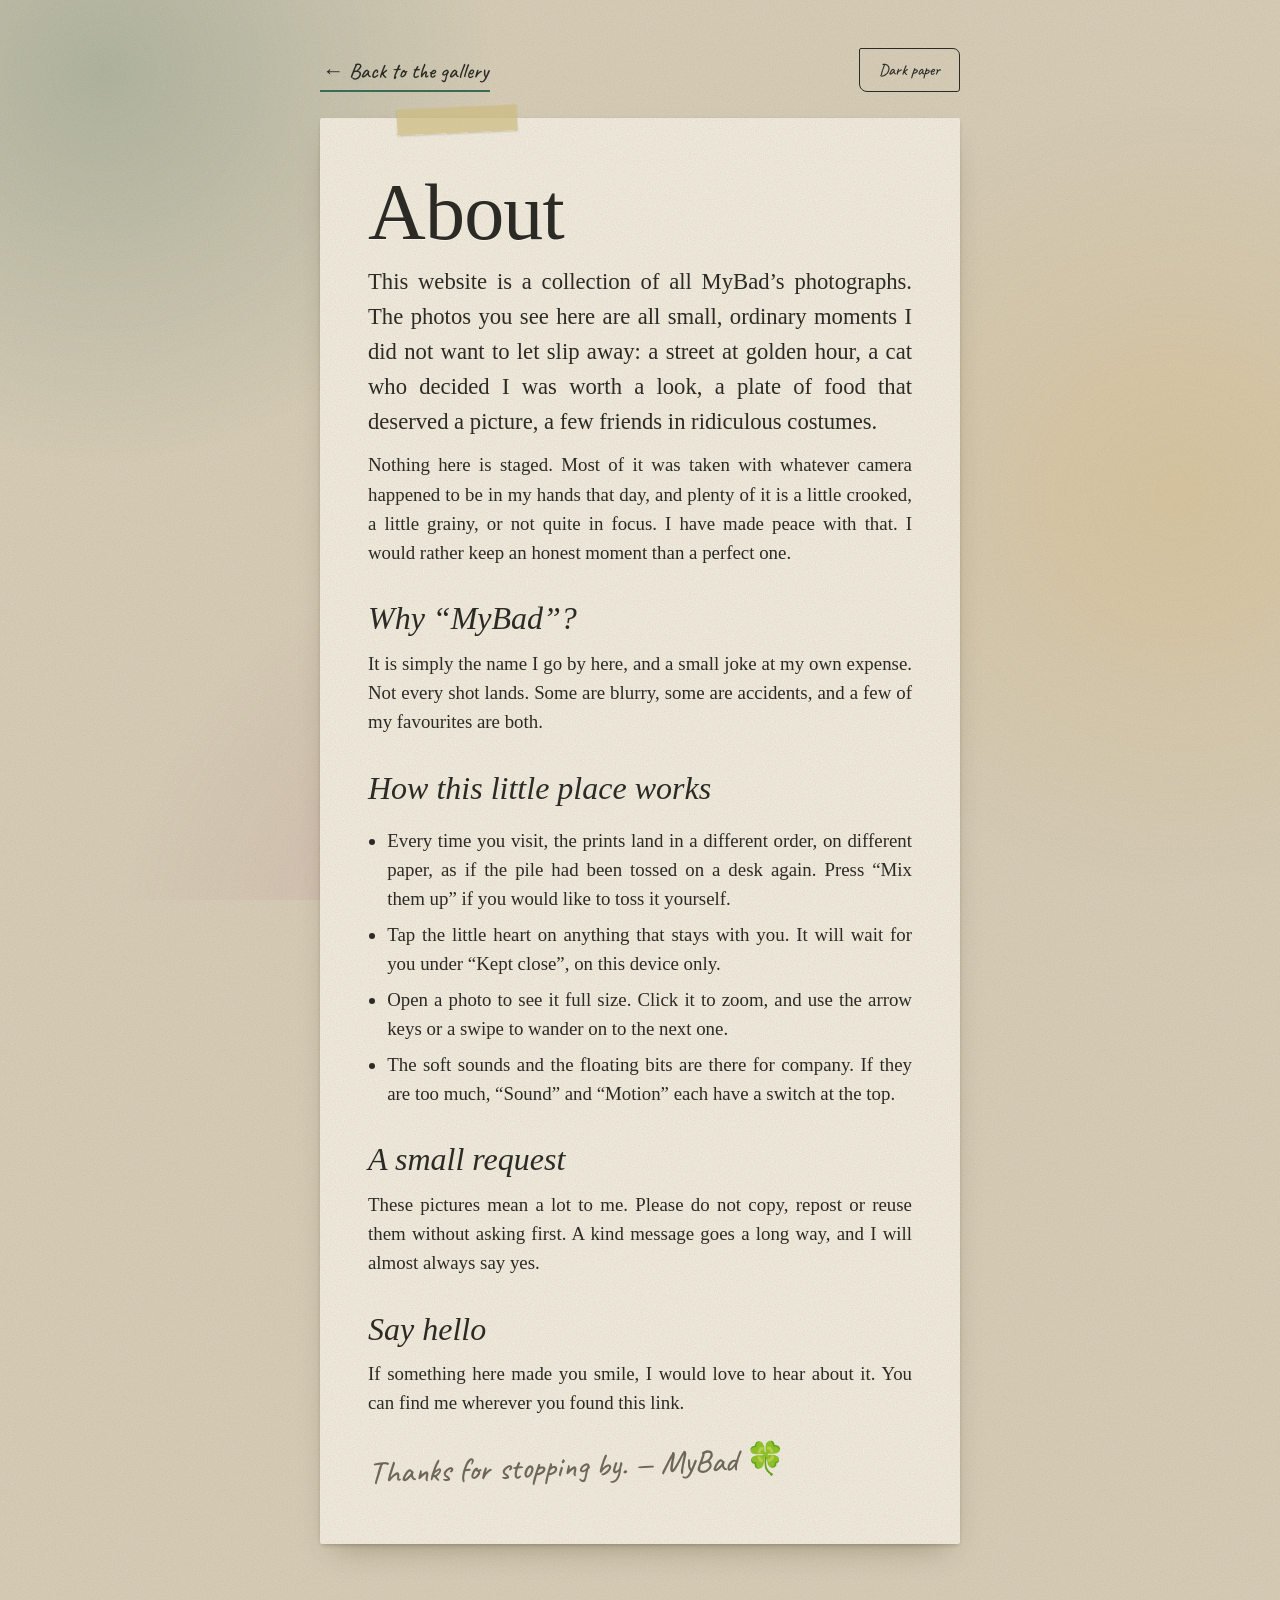
<file: about.html>
<!DOCTYPE html>
<html lang="en">
<head>
<meta charset="utf-8">
<meta name="viewport" content="width=device-width, initial-scale=1, viewport-fit=cover">
<title>About · MyBad_🍀 Gallery</title>
<meta name="description" content="About MyBad_🍀 Gallery: where these photographs come from and how this little place works.">
<meta name="theme-color" content="#d9d0bb">
<link rel="icon" href="data:image/svg+xml,%3Csvg xmlns='http://www.w3.org/2000/svg' viewBox='0 0 100 100'%3E%3Ctext y='.9em' font-size='90'%3E🍀%3C/text%3E%3C/svg%3E">
<link rel="stylesheet" href="https://fonts.googleapis.com/css2?family=Caveat:wght@500;600&family=IM+Fell+English:ital@0;1&family=Kalam&family=Reenie+Beanie&display=swap">
<script>try{var t=localStorage.getItem('pg-theme');if(t==='light'||t==='dark')document.documentElement.dataset.theme=t}catch(e){}</script>
<link rel="stylesheet" href="css/tokens.css"><link rel="stylesheet" href="css/layout.css"><link rel="stylesheet" href="css/effects.css"><link rel="stylesheet" href="css/about.css">
</head>
<body>
<div class="wash" aria-hidden="true"><i></i><i></i><i></i></div>
<div class="fireflies" aria-hidden="true"></div>
<div class="drift" aria-hidden="true"></div>
<div class="wrap about">
  <div class="topbar"><a class="back" href="index.html">← Back to the gallery</a><button class="btn" id="themeBtn" type="button">Dark paper</button></div>
  <article class="paper">
<!--ABOUT-->
    <h1>About</h1>
    <p class="lead">This website is a collection of all MyBad’s photographs. The photos you see here are all small, ordinary moments I did not want to let slip away: a street at golden hour, a cat who decided I was worth a look, a plate of food that deserved a picture, a few friends in ridiculous costumes.</p>
    <p>Nothing here is staged. Most of it was taken with whatever camera happened to be in my hands that day, and plenty of it is a little crooked, a little grainy, or not quite in focus. I have made peace with that. I would rather keep an honest moment than a perfect one.</p>
    <h2>Why “MyBad”?</h2>
    <p>It is simply the name I go by here, and a small joke at my own expense. Not every shot lands. Some are blurry, some are accidents, and a few of my favourites are both.</p>
    <h2>How this little place works</h2>
    <ul>
      <li>Every time you visit, the prints land in a different order, on different paper, as if the pile had been tossed on a desk again. Press “Mix them up” if you would like to toss it yourself.</li>
      <li>Tap the little heart on anything that stays with you. It will wait for you under “Kept close”, on this device only.</li>
      <li>Open a photo to see it full size. Click it to zoom, and use the arrow keys or a swipe to wander on to the next one.</li>
      <li>The soft sounds and the floating bits are there for company. If they are too much, “Sound” and “Motion” each have a switch at the top.</li>
    </ul>
    <h2>A small request</h2>
    <p>These pictures mean a lot to me. Please do not copy, repost or reuse them without asking first. A kind message goes a long way, and I will almost always say yes.</p>
    <h2>Say hello</h2>
    <!-- Add your email or a social link here, for example: <p>You can reach me at <a href="mailto:you@example.com">you@example.com</a>.</p> -->
    <p>If something here made you smile, I would love to hear about it. You can find me wherever you found this link.</p>
    <p class="sign">Thanks for stopping by. — MyBad 🍀</p>
<!--/ABOUT-->
  </article>
</div>
<script src="js/config.js"></script><script src="js/text.js"></script><script src="js/util.js"></script><script src="js/audio.js"></script><script src="js/effects.js"></script><script src="js/about.js"></script>
</body>
</html>
</file>
<file: css/tokens.css>
/* ============================================================================
   tokens.css  -  colours, fonts, themes and base resets
   Change the variables here to restyle the whole site (light AND dark paper).
   ============================================================================ */
:root{
  /* light paper */
  --desk:#d9d0bb; --sheet:#f4efe2; --print:#fbf8ef; --ink:#2c2a25; --soft:#6d675a; --accent:#3d6a56;
  --tape:rgba(205,188,128,.72); --shadow:rgba(52,40,18,.38); --veil:rgba(217,208,187,.96);
  --emboss:0 1px 0 rgba(255,255,255,.55);
  --capc:#3a372f; --hbg:rgba(251,248,239,.92); --imgbg:#d9d2c0; --film:#1b1813; --ccm:100%;
  /* print paper tints: every print picks one of these at random */
  --p0:#fbf8ef; --p1:#f6f0e0; --p2:#efe6d0; --p3:#f3f1ec; --p4:#e9e2cf; --p5:#fdfaf2;
  --p6:#f1e9dc; --p7:#ece8dd; --p8:#f7efd9; --p9:#f4e6e2; --p10:#e6eee3; --p11:#e5eaee;
  --ln:color-mix(in srgb,var(--ink) 13%,transparent);
  --tex:none; --pc:var(--print); --cm:1;
  --grain:url("data:image/svg+xml,%3Csvg xmlns='http://www.w3.org/2000/svg' width='220' height='220'%3E%3Cfilter id='n'%3E%3CfeTurbulence type='fractalNoise' baseFrequency='.85' numOctaves='3' stitchTiles='stitch'/%3E%3CfeColorMatrix values='0 0 0 0 .3 0 0 0 0 .24 0 0 0 0 .15 0 0 0 .2 0'/%3E%3C/filter%3E%3Crect width='100%25' height='100%25' filter='url(%23n)'/%3E%3C/svg%3E");
  --serif:"IM Fell English",Georgia,"Times New Roman",serif;
  --hand:Caveat,"Bradley Hand","Segoe Print","Comic Sans MS",cursive;
  --ease:cubic-bezier(.22,1,.36,1);
  color-scheme:light; box-sizing:border-box;
  padding-top:env(safe-area-inset-top,0px); padding-bottom:env(safe-area-inset-bottom,0px);
}
/* dark paper: follows the device unless the visitor picked a theme */
@media (prefers-color-scheme:dark){
  :root:not([data-theme="light"]){
    --desk:#12100c;--sheet:#221e18;--print:#cdc4ae;--ink:#ece4d1;--soft:#a79f8b;--accent:#8fc4a8;--tape:rgba(190,170,110,.5);--shadow:rgba(0,0,0,.75);--veil:rgba(14,12,9,.96);--emboss:0 -1px 0 rgba(0,0,0,.5);
    --capc:#2e2b24;--hbg:rgba(205,196,174,.92);--imgbg:#2a2620;--film:#0b0a08;--ccm:60%;
    --p0:#cdc4ae;--p1:#c7bda6;--p2:#c0b59a;--p3:#c8c6bc;--p4:#b9af98;--p5:#d1cab6;--p6:#c4bba8;--p7:#bebbaf;--p8:#cfc4a6;--p9:#cdbdb6;--p10:#bfc9b8;--p11:#bcc4ca;
    --grain:url("data:image/svg+xml,%3Csvg xmlns='http://www.w3.org/2000/svg' width='220' height='220'%3E%3Cfilter id='n'%3E%3CfeTurbulence type='fractalNoise' baseFrequency='.85' numOctaves='3' stitchTiles='stitch'/%3E%3CfeColorMatrix values='0 0 0 0 .95 0 0 0 0 .9 0 0 0 0 .8 0 0 0 .09 0'/%3E%3C/filter%3E%3Crect width='100%25' height='100%25' filter='url(%23n)'/%3E%3C/svg%3E");color-scheme:dark
  }
}
:root[data-theme="dark"]{
    --desk:#12100c;--sheet:#221e18;--print:#cdc4ae;--ink:#ece4d1;--soft:#a79f8b;--accent:#8fc4a8;--tape:rgba(190,170,110,.5);--shadow:rgba(0,0,0,.75);--veil:rgba(14,12,9,.96);--emboss:0 -1px 0 rgba(0,0,0,.5);
    --capc:#2e2b24;--hbg:rgba(205,196,174,.92);--imgbg:#2a2620;--film:#0b0a08;--ccm:60%;
    --p0:#cdc4ae;--p1:#c7bda6;--p2:#c0b59a;--p3:#c8c6bc;--p4:#b9af98;--p5:#d1cab6;--p6:#c4bba8;--p7:#bebbaf;--p8:#cfc4a6;--p9:#cdbdb6;--p10:#bfc9b8;--p11:#bcc4ca;
    --grain:url("data:image/svg+xml,%3Csvg xmlns='http://www.w3.org/2000/svg' width='220' height='220'%3E%3Cfilter id='n'%3E%3CfeTurbulence type='fractalNoise' baseFrequency='.85' numOctaves='3' stitchTiles='stitch'/%3E%3CfeColorMatrix values='0 0 0 0 .95 0 0 0 0 .9 0 0 0 0 .8 0 0 0 .09 0'/%3E%3C/filter%3E%3Crect width='100%25' height='100%25' filter='url(%23n)'/%3E%3C/svg%3E");color-scheme:dark
}
@media (max-width:560px){:root{--cm:.82}}

/* ---------- base ---------- */
html{scroll-padding-top:env(safe-area-inset-top,0px);scrollbar-width:none;-ms-overflow-style:none}
html::-webkit-scrollbar,body::-webkit-scrollbar{display:none}
html,body{overflow-x:clip}
*,*::before,*::after{box-sizing:inherit}
[hidden]{display:none!important}
body{
  margin:0;min-height:100vh;color:var(--ink);
  font:clamp(1rem,.95rem + .3vw,1.18rem)/1.55 var(--serif);
  background-color:color-mix(in srgb,var(--desk) 88%,var(--tint,var(--desk)));
  background-image:var(--grain);
  transition:background-color .4s,color .4s;
}
::selection{background:var(--accent);color:var(--sheet)}
.vh{position:absolute;width:1px;height:1px;overflow:hidden;clip:rect(0 0 0 0);white-space:nowrap}
button:focus-visible,select:focus-visible,input:focus-visible,a:focus-visible{outline:2px solid var(--accent);outline-offset:3px}
/* photo deterrents: no dragging, selecting or long-press saving */
img{-webkit-user-drag:none;user-select:none;-webkit-touch-callout:none}
@media print{img,.print,.strip,.lbprint{display:none!important}}
</file>
<file: css/layout.css>
/* ============================================================================
   layout.css  -  page structure: header, buttons, tabs, sheets, footer, toast
   ============================================================================ */
.wrap{position:relative;z-index:1;max-width:1320px;margin:0 auto;padding:clamp(1rem,4vw,3rem)}
@media (min-width:1500px){.wrap{max-width:1500px}}
header{position:relative}

/* ---------- header ---------- */
.topbar{display:flex;justify-content:space-between;align-items:center;gap:1rem;font:500 1.35rem var(--hand);color:var(--soft);animation:rise .8s .2s both}
.topbar a{color:var(--ink);text-decoration:none;padding:.5rem .15rem;background:linear-gradient(var(--accent),var(--accent)) no-repeat 0 100%/100% 2px;transition:background-size .4s var(--ease),color .3s}
.topbar a:hover{background-size:100% 100%;color:var(--sheet)}
h1{font-weight:400;font-size:clamp(2.5rem,8vw,5rem);line-height:1;margin:1.2rem 0 .4rem;letter-spacing:-.01em;text-shadow:var(--emboss)}
h1 #ttl{display:inline-flex;flex-wrap:wrap}
.scribble{display:block;width:min(24rem,70%);height:auto;margin:-.2rem 0 .8rem;stroke:var(--accent);fill:none;stroke-width:3;stroke-linecap:round;stroke-dasharray:420;stroke-dashoffset:420;animation:draw 1.4s .9s ease forwards}
.stamp{position:absolute;top:2.6rem;right:0;width:7.5rem;opacity:.85;animation:turn 40s linear infinite}
.stamp text{font:600 13px var(--hand);fill:var(--soft)}
@media (max-width:820px){.stamp{display:none}}
.sub{font:500 1.6rem/1.2 var(--hand);color:var(--soft);margin:0 0 1.4rem;animation:rise .8s .5s both}
.hint{font:500 1.35rem/1.2 var(--hand);color:var(--soft);margin:-.6rem 0 1.4rem;animation:rise .8s .6s both}

/* ---------- buttons, search, tabs ---------- */
.actions{display:flex;gap:.8rem;flex-wrap:wrap;margin-bottom:1.8rem;animation:rise .8s .7s both}
.btn{font:inherit;font-size:1rem;min-height:44px;padding:.5rem 1.2rem;border:1.5px solid var(--ink);background:transparent;color:var(--ink);border-radius:2px 7px 3px 8px;cursor:pointer;transition:transform .45s var(--ease),background .3s,color .3s,box-shadow .45s var(--ease)}
.btn:hover:not(:disabled){transform:translateY(-3px) rotate(-.8deg);box-shadow:0 10px 16px -10px var(--shadow)}
.btn:active:not(:disabled){transform:scale(.94)}
.btn.primary{background:var(--ink);color:var(--sheet)}
.btn:disabled{opacity:.45;cursor:not-allowed}
.link{font:inherit;font-size:1rem;font-style:italic;background:none;border:0;padding:.6rem .2rem;color:var(--soft);text-decoration:underline;text-underline-offset:3px;cursor:pointer}
.link:hover{color:var(--ink)}
.find input{font:inherit;color:var(--ink);background:transparent;border:0;border-bottom:1.5px solid var(--ink);border-radius:0;padding:.5rem .1rem;min-height:44px;width:min(15rem,100%)}
.find input::placeholder{color:var(--soft);font-style:italic}
.tabs{display:flex;flex-wrap:wrap;gap:.6rem;margin-bottom:2rem}
.tab{font:inherit;min-height:40px;padding:.35rem 1rem;border:1.5px solid var(--ink);border-radius:999px;background:transparent;color:var(--ink);cursor:pointer;transition:transform .45s var(--ease),background .3s,color .3s}
.tab:hover{transform:translateY(-2px) rotate(-1deg)}
.tab[aria-pressed="true"]{background:var(--ink);color:var(--sheet)}

/* ---------- sheets (one per section) ---------- */
.sheet{
  position:relative;margin:0 0 2.6rem;padding:clamp(1.1rem,3vw,2.6rem) clamp(1.1rem,3vw,2.6rem) calc(clamp(1.1rem,3vw,2.6rem) + 2.8rem);border-radius:2px;   /* extra room at the bottom for the stickers */
  background-color:color-mix(in srgb,var(--sheet) 93%,var(--tint,var(--sheet)));background-image:var(--grain);
  box-shadow:0 1px 0 rgba(255,255,255,.25) inset,0 14px 30px -14px var(--shadow),0 2px 5px -2px var(--shadow);
  animation:rise .75s cubic-bezier(.2,.8,.2,1) both;animation-delay:calc(var(--n,0)*90ms);
}
/* a different paper for every section, every visit (set by js/skins.js) */
.sheet[data-paper="0"]{background-image:var(--grain);background-size:auto}
.sheet[data-paper="1"]{background-image:repeating-linear-gradient(transparent 0 33px,var(--ln) 33px 34px),var(--grain);background-size:auto}
.sheet[data-paper="2"]{background-image:radial-gradient(var(--ln) 1.2px,transparent 1.7px),var(--grain);background-size:24px 24px,auto}
.sheet[data-paper="3"]{background-image:linear-gradient(var(--ln) 1px,transparent 1px),linear-gradient(90deg,var(--ln) 1px,transparent 1px),var(--grain);background-size:28px 28px,28px 28px,auto}
.sheet[data-paper="4"]{background-image:repeating-linear-gradient(90deg,var(--ln) 0 1px,transparent 1px 38px),var(--grain);background-size:auto}
.sheet::before{content:attr(data-n);position:absolute;right:1.4rem;top:.1rem;font:600 clamp(4rem,10vw,8rem)/1 var(--hand);color:var(--ink);opacity:.06;pointer-events:none}
.sheet::after{content:"";position:absolute;top:-11px;left:7%;width:120px;height:26px;background:var(--tape);transform:rotate(-2.5deg);box-shadow:0 1px 2px rgba(0,0,0,.15);pointer-events:none}
.sheet:nth-child(even)::after{left:auto;right:8%;transform:rotate(2deg);background:repeating-linear-gradient(45deg,rgba(232,150,165,.75) 0 6px,rgba(255,255,255,.55) 6px 12px)}
.sticker{position:absolute;bottom:.9rem;z-index:2;line-height:1;rotate:var(--sr,0deg);pointer-events:none;filter:drop-shadow(0 2px 2px rgba(0,0,0,.25))}
.sh{display:flex;justify-content:space-between;align-items:flex-end;gap:1rem;flex-wrap:wrap;margin-bottom:1.2rem;padding-bottom:.8rem;border-bottom:1.5px dashed var(--soft)}
.sheet[data-head="r"] .sh{flex-direction:row-reverse;text-align:right}
.sheet[data-head="c"] .sh{flex-direction:column;align-items:center;text-align:center}
h2{display:inline;font-weight:400;font-style:italic;font-size:clamp(1.8rem,4.5vw,2.6rem);line-height:1.2;margin:0;
   background:linear-gradient(transparent 64%,color-mix(in srgb,var(--accent) 30%,transparent) 64%) no-repeat 0 0/0 100%;transition:background-size 1.1s var(--ease)}
.sheet.seen h2{background-size:100% 100%}
.note{font:500 1.45rem/1.2 var(--hand);color:var(--soft);margin:.2rem 0 0}
.shr{display:flex;gap:1.1rem;align-items:baseline;flex-wrap:wrap;color:var(--soft)}
.empty{font:500 1.5rem/1.3 var(--hand);color:var(--soft);margin:1rem 0}

/* ---------- footer, scroll rail, toast ---------- */
.foot{display:flex;flex-direction:column;align-items:center;gap:.2rem;font:500 1.3rem/1.3 var(--hand);color:var(--soft);text-align:center;padding:1rem 0 2rem}
.rail{position:fixed;right:8px;top:calc(env(safe-area-inset-top,0px) + 16px);bottom:calc(env(safe-area-inset-bottom,0px) + 16px);width:2px;z-index:3;pointer-events:none;opacity:.55;background:repeating-linear-gradient(var(--soft) 0 4px,transparent 4px 10px)}
.rail i{position:absolute;left:-9px;font-style:normal;font-size:1.3rem;line-height:1;top:calc((100% - 1.3rem)*var(--p,0))}
#toast{position:fixed;left:50%;bottom:0;transform:translate(-50%,20px);z-index:80;max-width:min(32rem,92vw);padding:.6rem 1.3rem calc(.6rem + env(safe-area-inset-bottom,0px));background:var(--ink);color:var(--sheet);border-radius:4px 4px 0 0;opacity:0;pointer-events:none;transition:opacity .2s,transform .2s;font:500 1.35rem var(--hand)}
#toast.on{opacity:1;transform:translate(-50%,0)}

/* ---------- phones ---------- */
@media (max-width:640px){
  .actions{display:grid;grid-template-columns:1fr 1fr}.actions .btn{flex:none}
  .find{grid-column:1/-1}.find input{width:100%}
  .sh{align-items:flex-start}
  .rail{display:none}
}
</file>
<file: css/effects.css>
/* ============================================================================
   effects.css  -  motion and atmosphere: title, washes, drifting bits, plane,
   film strip, intro curtain, fireflies. Everything here animates only
   transform / opacity, so it stays smooth on phones and old laptops.
   ============================================================================ */
@keyframes rise{from{opacity:0;transform:translateY(40px) rotate(.6deg)}to{opacity:1;transform:none}}
@keyframes fade{from{opacity:0}to{opacity:1}}
@keyframes lift{from{transform:scale(.95) rotate(-1.2deg);opacity:.4}to{transform:none;opacity:1}}
@keyframes drop{from{opacity:0;transform:translateY(-40px) rotate(-12deg)}to{opacity:1;transform:none}}
@keyframes hop{40%{transform:translateY(-.22em) rotate(-6deg) scale(1.1)}}
@keyframes sway{0%,100%{rotate:-8deg}50%{rotate:12deg}}
@keyframes spin{to{transform:rotate(720deg) scale(1.3)}}
@keyframes draw{to{stroke-dashoffset:0}}
@keyframes turn{to{transform:rotate(360deg)}}
@keyframes pop{40%{transform:scale(1.5)}}
@keyframes prog{to{transform:scaleX(1)}}

/* ---------- title letters ---------- */
.ch{display:inline-block;white-space:pre;animation:drop .7s cubic-bezier(.3,1.5,.5,1) both;animation-delay:calc(var(--k)*55ms)}
.ch.clv{cursor:pointer;animation:drop .7s cubic-bezier(.3,1.5,.5,1) both,sway 5s ease-in-out infinite;animation-delay:calc(var(--k)*55ms),1.2s}
.ch:hover{animation:hop .5s ease}
.ch.clv.spin{animation:spin .9s cubic-bezier(.3,1.4,.5,1)}

/* ---------- background: colour washes, drifting bits, fireflies (dark only) ---------- */
.wash{position:fixed;inset:0;z-index:0;pointer-events:none;overflow:hidden;opacity:.55}
.wash i{position:absolute;width:70vmax;height:70vmax;margin:-35vmax 0 0 -35vmax;border-radius:50%;will-change:transform;animation:blob 30s ease-in-out infinite alternate}
.wash i:nth-child(1){background:radial-gradient(circle,color-mix(in srgb,var(--w1,#3d6a56) 45%,transparent),transparent 62%);left:8vw;top:8vh}
.wash i:nth-child(2){background:radial-gradient(circle,color-mix(in srgb,var(--w2,#d6aa5a) 45%,transparent),transparent 62%);left:92vw;top:55vh;animation-delay:-10s}
.wash i:nth-child(3){background:radial-gradient(circle,color-mix(in srgb,var(--w3,#be6e82) 40%,transparent),transparent 62%);left:40vw;top:105vh;animation-delay:-20s}
@keyframes blob{to{transform:translate(8vmax,6vmax) scale(1.15)}}
@media (prefers-color-scheme:dark){:root:not([data-theme="light"]) .wash{opacity:.25}:root:not([data-theme="light"]) .fireflies{display:block}}
:root[data-theme="dark"] .wash{opacity:.25}
:root[data-theme="dark"] .fireflies{display:block}
.drift{position:fixed;inset:0;z-index:0;overflow:hidden;pointer-events:none}
.drift i{position:absolute;bottom:-12%;left:var(--x,10%);font-style:normal;font-size:var(--s,2rem);opacity:.15;animation:floatup var(--d,24s) linear infinite;animation-delay:var(--w,0s)}
@keyframes floatup{0%{transform:translateY(0) rotate(0)}50%{transform:translateY(-60vh) translateX(30px) rotate(160deg)}100%{transform:translateY(-120vh) translateX(-20px) rotate(320deg)}}
.fireflies{display:none;position:fixed;inset:0;z-index:0;pointer-events:none;overflow:hidden}
.fireflies i{position:absolute;left:var(--x);bottom:-2%;width:5px;height:5px;border-radius:50%;background:#f6e7a8;box-shadow:0 0 10px 3px rgba(246,231,168,.55);opacity:0;animation:glow var(--d,18s) ease-in-out infinite;animation-delay:var(--w,0s)}
@keyframes glow{0%{opacity:0;transform:translate(0,0)}15%{opacity:.9}50%{transform:translate(var(--dx,20px),-55vh)}85%{opacity:.8}100%{opacity:0;transform:translate(calc(var(--dx,20px)*-1),-110vh)}}

/* ---------- paper plane and confetti (js/effects.js) ---------- */
.plane{position:fixed;left:0;top:0;margin:-18px 0 0 -22px;width:44px;z-index:2;pointer-events:none;opacity:0;will-change:transform;filter:drop-shadow(0 5px 4px rgba(0,0,0,.25))}
.bit{position:fixed;width:8px;height:12px;z-index:70;pointer-events:none;border-radius:1px}

/* ---------- film strip ---------- */
.strip{position:relative;overflow:hidden;margin:0 0 1.8rem;padding:16px 0;background:var(--film);transform:rotate(-.5deg);box-shadow:0 12px 24px -12px var(--shadow)}
.strip::before,.strip::after{content:"";position:absolute;left:0;right:0;height:6px;background:repeating-linear-gradient(90deg,transparent 0 8px,rgba(255,255,255,.5) 8px 20px,transparent 20px 30px)}
.strip::before{top:5px}.strip::after{bottom:5px}
.track{display:flex;width:max-content;animation:roll 80s linear infinite;animation-duration:var(--sd,80s);animation-direction:var(--sdir,normal)}
.strip:hover .track{animation-play-state:paused}
@keyframes roll{to{transform:translateX(-50%)}}
.th{flex:none;height:88px;margin-right:10px;padding:0;border:0;background:none;cursor:pointer;transition:transform .4s var(--ease),filter .4s var(--ease)}
.th img{display:block;height:100%;width:auto;filter:sepia(.3) contrast(1.05)}
.th:hover{transform:translateY(-4px) scale(1.05)}.th:hover img{filter:none}
@media (max-width:640px){.th{height:64px}}

/* ---------- intro curtain: a short paper reveal when the page opens ---------- */
.intro{position:fixed;inset:0;z-index:100;display:grid;place-items:center;pointer-events:none;background:var(--desk) var(--grain);animation:curtain .9s var(--ease) .45s forwards}
.intro span{font-size:3.4rem;animation:sway 1.4s ease-in-out infinite}
@keyframes curtain{to{opacity:0;transform:translateY(-6%);visibility:hidden}}

/* ---------- switches set by js/ui.js ---------- */
.calm *,.calm *::before,.calm *::after{animation:none!important;transition:none!important}   /* "Motion: calm" */
.calm .scribble{stroke-dashoffset:0}
.calm .wash,.calm .plane,.calm .intro,.calm .fireflies{display:none}
.paused *,.paused *::before,.paused *::after{animation-play-state:paused!important}        /* saves battery in background tabs */
</file>
<file: css/about.css>
/* ============================================================================
   about.css  -  the About page (also reused for the pop-up in the one-file preview)
   ============================================================================ */
.about{max-width:46rem;margin:0 auto}
.about .paper{position:relative;padding:clamp(1.4rem,4vw,3rem);margin:1.6rem 0 2rem;border-radius:2px;background-color:color-mix(in srgb,var(--sheet) 93%,var(--tint,var(--sheet)));background-image:var(--grain);box-shadow:0 14px 30px -14px var(--shadow),0 2px 5px -2px var(--shadow);animation:rise .8s .3s var(--ease) both}
.about .paper::after{content:"";position:absolute;top:-11px;left:12%;width:120px;height:26px;background:var(--tape);transform:rotate(-2.5deg);box-shadow:0 1px 2px rgba(0,0,0,.15)}
.about h1{margin-top:.4rem}
.about h2{font-size:clamp(1.5rem,3.6vw,2rem);margin:2rem 0 .5rem;display:block;background:none}
.about p,.about li{margin:.7rem 0;text-align:justify;text-align-last:left;text-justify:inter-word;hyphens:auto;-webkit-hyphens:auto}
.about p.sign{text-align:left}
.about .lead{font-size:1.2em}
.about .back{display:inline-block;font:500 1.35rem var(--hand);color:var(--ink);text-decoration:none;padding:.5rem .15rem;background:linear-gradient(var(--accent),var(--accent)) no-repeat 0 100%/100% 2px;transition:background-size .4s var(--ease),color .3s}
.about .back:hover{background-size:100% 100%;color:var(--sheet)}
.about .sign{font:500 2rem var(--hand);color:var(--soft);margin-top:1.6rem;rotate:-2deg}
.about ul{padding-left:1.2rem}.about li{margin:.4rem 0}
</file>
